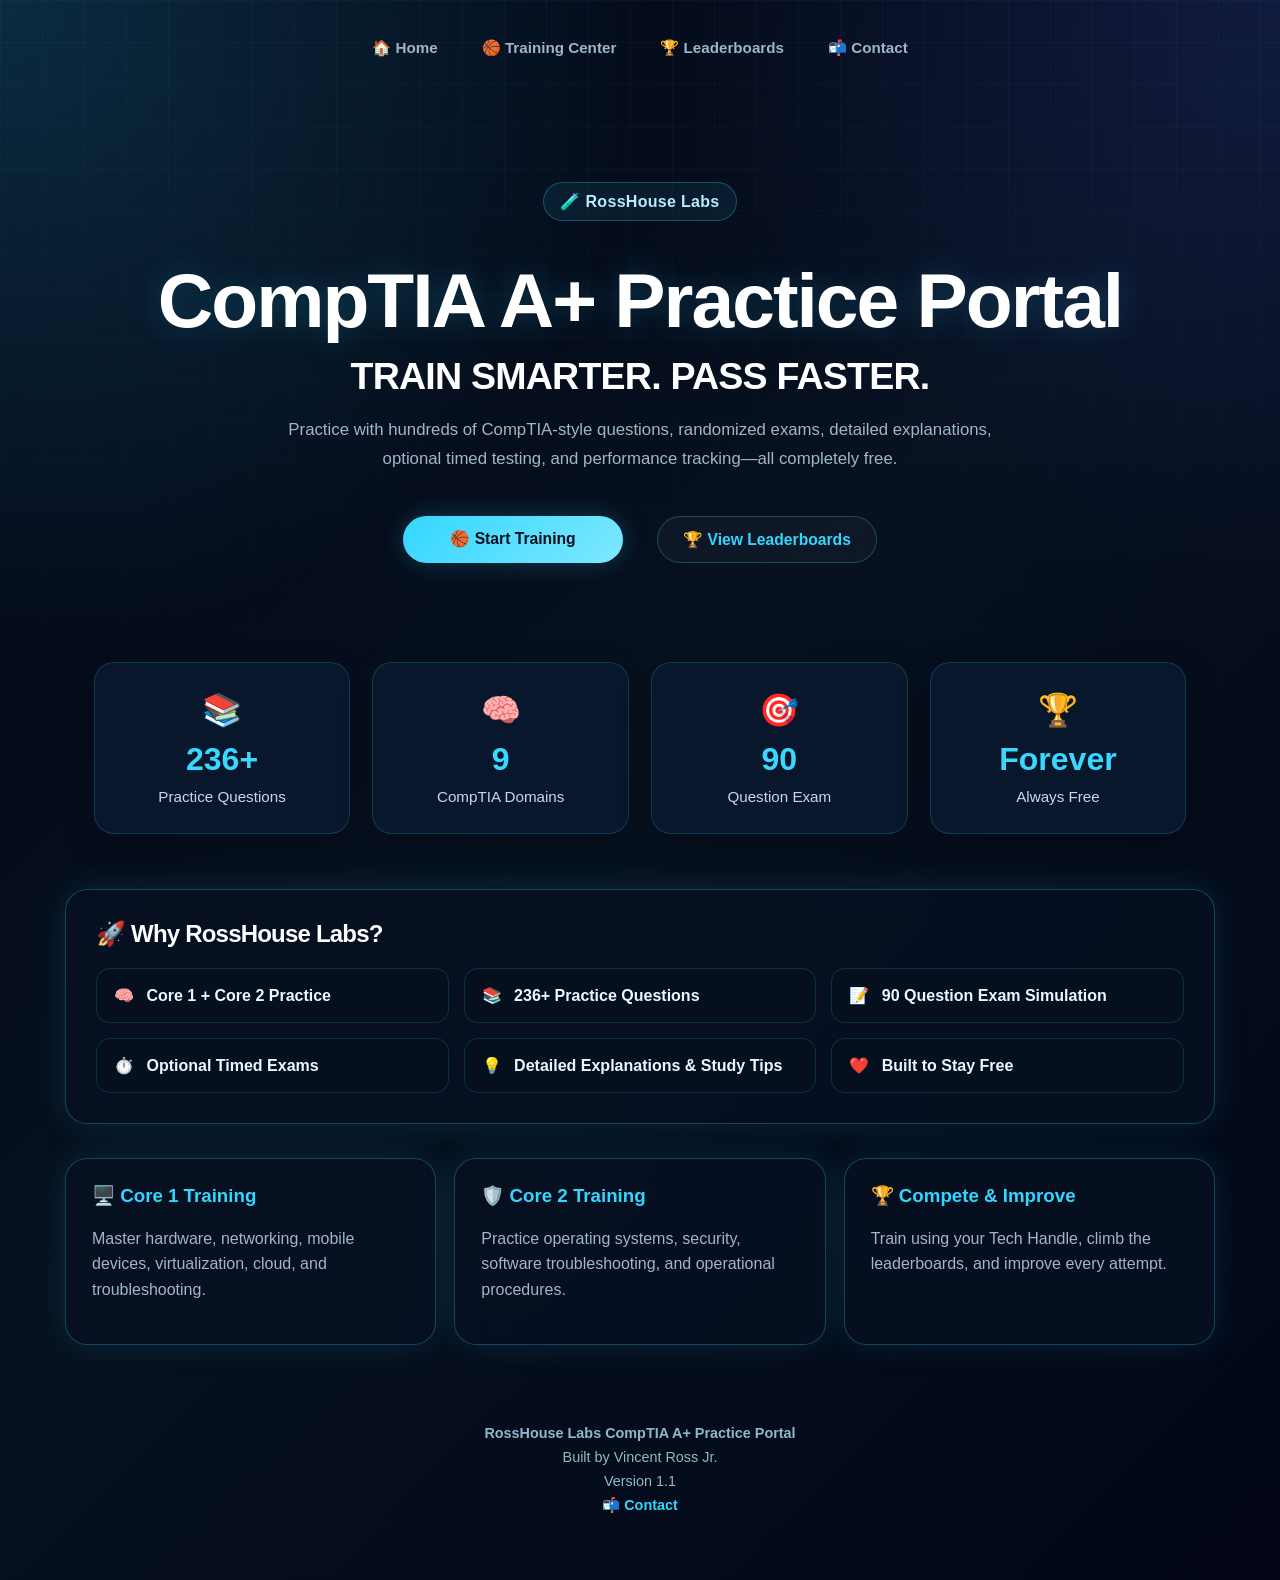
<file: index.html>
<!DOCTYPE html>
<html lang="en">
<head>
  <meta charset="UTF-8" />
  <meta name="viewport" content="width=device-width, initial-scale=1.0" />

  <title>RossHouse Labs | CompTIA A+ Practice Portal</title>

  <link rel="stylesheet" href="css/style.css" />
</head>

<body>

<div class="app-container">

    <nav class="top-nav">
        <a href="index.html">🏠 Home</a>
        <a href="quiz.html">🏀 Training Center</a>
        <a href="leaderboard.html">🏆 Leaderboards</a>
        <a href="contact.html">📬 Contact</a>
    </nav>

    <header class="hero">

        <div class="center-brand">
            <div class="brand-pill">
                🧪 RossHouse Labs
            </div>
        </div>

        <h1>CompTIA A+ Practice Portal</h1>

        <p class="tagline">

            Train Smarter. Pass Faster.

        </p>

        <p class="description">

            Practice with hundreds of CompTIA-style questions,
            randomized exams, detailed explanations, optional timed
            testing, and performance tracking—all completely free.

        </p>

        <div class="button-group center-buttons">

            <a href="quiz.html" class="btn primary">
                🏀 Start Training
            </a>

            <a href="leaderboard.html" class="btn secondary">
                🏆 View Leaderboards
            </a>

        </div>

    </header>





    <!-- ===============================
            PORTAL STATS
    ================================ -->

    <section class="portal-stats">

        <div class="stat-card">

            <div class="stat-icon">📚</div>

            <div class="stat-number">236+</div>

            <div class="stat-label">
                Practice Questions
            </div>

        </div>

        <div class="stat-card">

            <div class="stat-icon">🧠</div>

            <div class="stat-number">9</div>

            <div class="stat-label">
                CompTIA Domains
            </div>

        </div>

        <div class="stat-card">

            <div class="stat-icon">🎯</div>

            <div class="stat-number">90</div>

            <div class="stat-label">
                Question Exam
            </div>

        </div>

        <div class="stat-card">

            <div class="stat-icon">🏆</div>

            <div class="stat-number">Forever</div>

            <div class="stat-label">
                Always Free
            </div>

        </div>

    </section>





    <section class="mission-control">

        <h2>🚀 Why RossHouse Labs?</h2>

        <div class="mission-grid">

            <div class="mission-item">
                🧠
                <span>Core 1 + Core 2 Practice</span>
            </div>

            <div class="mission-item">
                📚
                <span>236+ Practice Questions</span>
            </div>

            <div class="mission-item">
                📝
                <span>90 Question Exam Simulation</span>
            </div>

            <div class="mission-item">
                ⏱️
                <span>Optional Timed Exams</span>
            </div>

            <div class="mission-item">
                💡
                <span>Detailed Explanations & Study Tips</span>
            </div>

            <div class="mission-item">
                ❤️
                <span>Built to Stay Free</span>
            </div>

        </div>

    </section>





    <section class="cards">

        <div class="card">

            <h3>🖥️ Core 1 Training</h3>

            <p>

                Master hardware, networking,
                mobile devices,
                virtualization,
                cloud,
                and troubleshooting.

            </p>

        </div>

        <div class="card">

            <h3>🛡️ Core 2 Training</h3>

            <p>

                Practice operating systems,
                security,
                software troubleshooting,
                and operational procedures.

            </p>

        </div>

        <div class="card">

            <h3>🏆 Compete & Improve</h3>

            <p>

                Train using your Tech Handle,
                climb the leaderboards,
                and improve every attempt.

            </p>

        </div>

    </section>





    <footer class="footer">

        <p>

            <strong>
                RossHouse Labs CompTIA A+ Practice Portal
            </strong>

        </p>

        <p>

            Built by Vincent Ross Jr.

        </p>

        <p>

            Version 1.1

        </p>

        <p>

            <a href="contact.html">
                📬 Contact
            </a>

        </p>

    </footer>

</div>

</body>
</html>
</file>
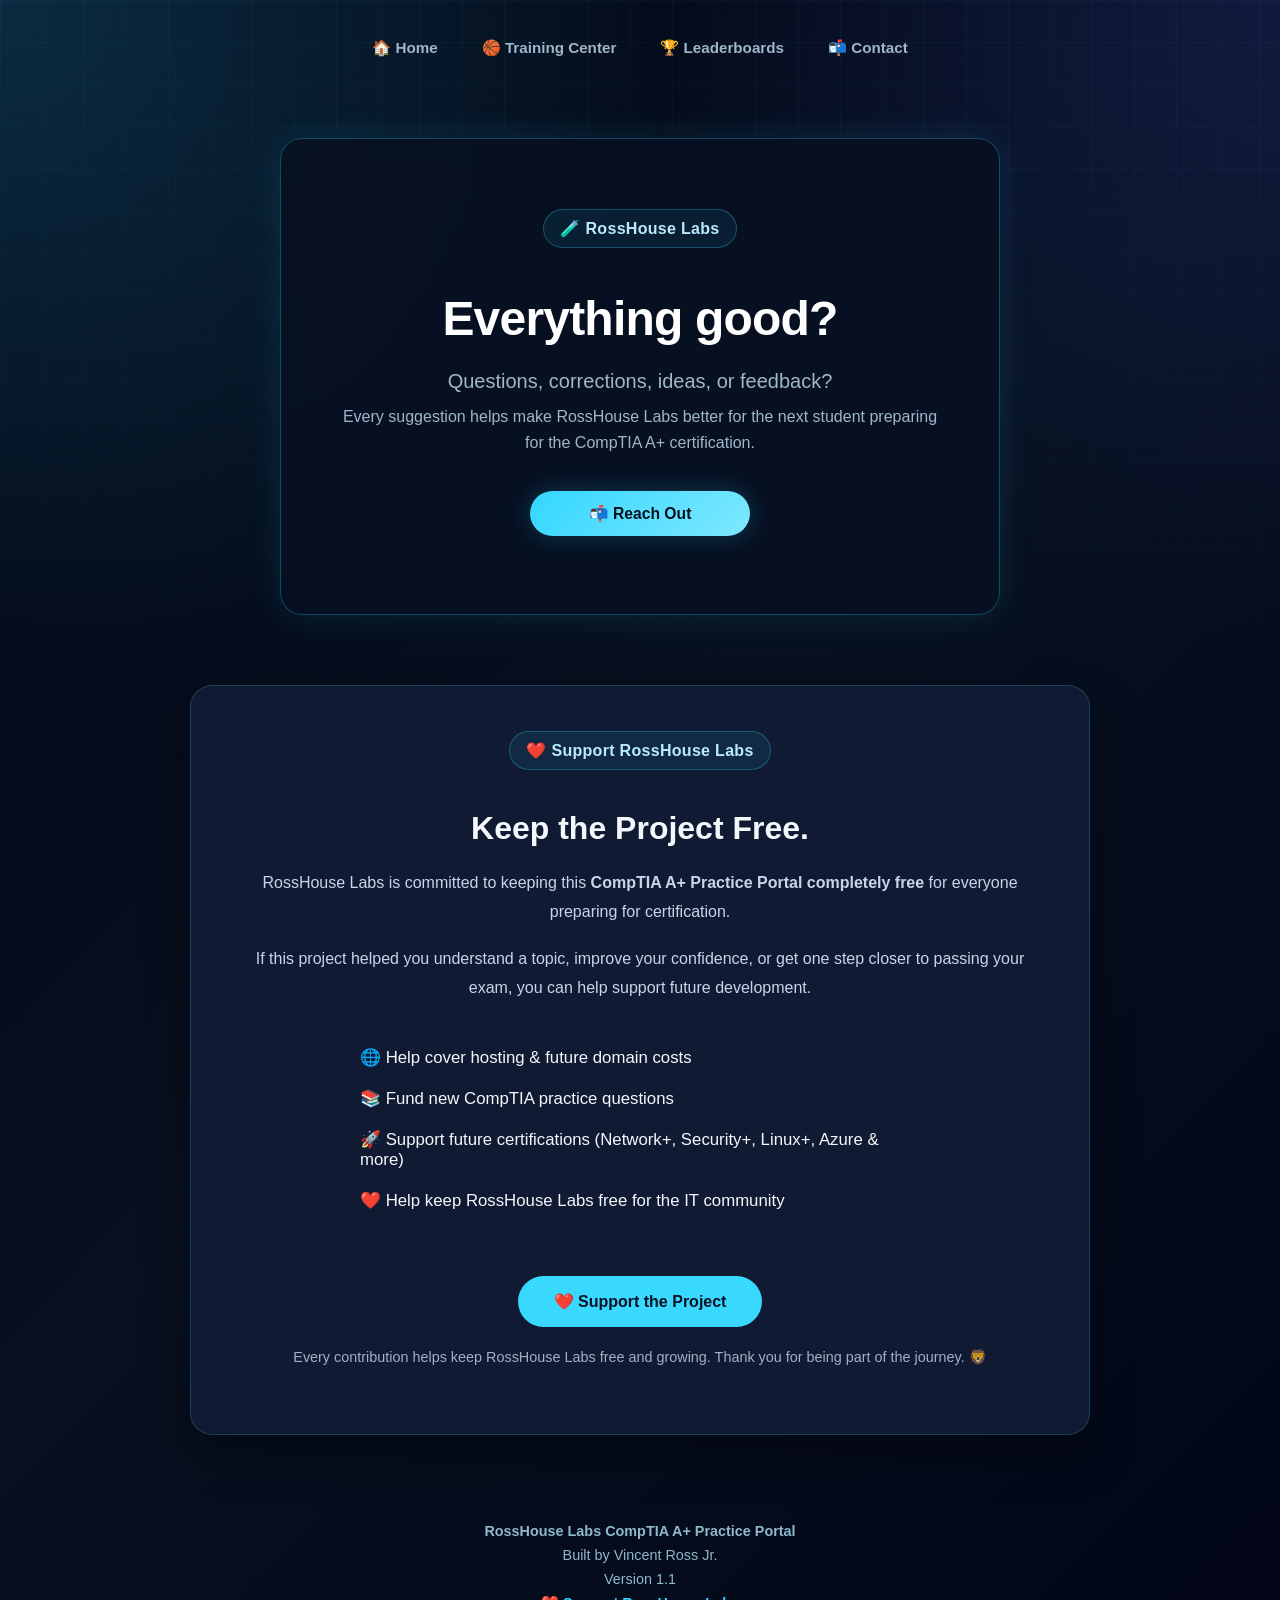
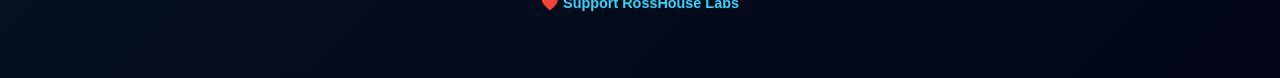
<file: contact.html>
<!DOCTYPE html>
<html lang="en">
<head>
    <meta charset="UTF-8">
    <meta name="viewport" content="width=device-width, initial-scale=1.0">

    <title>Contact | RossHouse Labs CompTIA A+ Practice Portal</title>

    <link rel="stylesheet" href="css/style.css">
</head>

<body>

<div class="app-container">

    <nav class="top-nav">
        <a href="index.html">🏠 Home</a>
        <a href="quiz.html">🏀 Training Center</a>
        <a href="leaderboard.html">🏆 Leaderboards</a>
        <a href="contact.html">📬 Contact</a>
    </nav>

    <section class="quiz-card contact-card clean-contact">

        <div class="center-brand">
            <div class="brand-pill">
                🧪 RossHouse Labs
            </div>
        </div>

        <h1>Everything good?</h1>

        <p class="description">
            Questions, corrections, ideas, or feedback?
        </p>

        <p class="contact-subtext">
            Every suggestion helps make RossHouse Labs better for the next
            student preparing for the CompTIA A+ certification.
        </p>

        <div class="button-group center-buttons">

            <a
                class="btn primary"
                href="mailto:VrJr.tech@outlook.com?subject=RossHouse%20Labs%20Feedback"
            >
                📬 Reach Out
            </a>

        </div>

    </section>

    <!-- ===================================== -->
    <!-- Support RossHouse Labs -->
    <!-- ===================================== -->

    <section class="support-section">

        <div class="support-card">

            <div class="brand-pill">
                ❤️ Support RossHouse Labs
            </div>

            <h2>Keep the Project Free.</h2>

            <p>

                RossHouse Labs is committed to keeping this
                <strong>CompTIA A+ Practice Portal completely free</strong>
                for everyone preparing for certification.

            </p>

            <p>

                If this project helped you understand a topic,
                improve your confidence,
                or get one step closer to passing your exam,
                you can help support future development.

            </p>

            <div class="support-list">

                <div>🌐 Help cover hosting & future domain costs</div>

                <div>📚 Fund new CompTIA practice questions</div>

                <div>🚀 Support future certifications (Network+, Security+, Linux+, Azure & more)</div>

                <div>❤️ Help keep RossHouse Labs free for the IT community</div>

            </div>

            <a
                href="https://ko-fi.com/rosshouselabs"
                target="_blank"
                rel="noopener noreferrer"
                class="support-btn"
            >
                ❤️ Support the Project
            </a>

            <p class="support-note">

                Every contribution helps keep RossHouse Labs free and growing.
                Thank you for being part of the journey. 🦁

            </p>

        </div>

    </section>

    <footer class="footer">

        <p>
            <strong>RossHouse Labs CompTIA A+ Practice Portal</strong>
        </p>

        <p>
            Built by Vincent Ross Jr.
        </p>

        <p>
            Version 1.1
        </p>

        <p>
            <a href="https://ko-fi.com/rosshouselabs"
               target="_blank"
               rel="noopener noreferrer">
                ❤️ Support RossHouse Labs
            </a>
        </p>

    </footer>

</div>

</body>
</html>
</file>
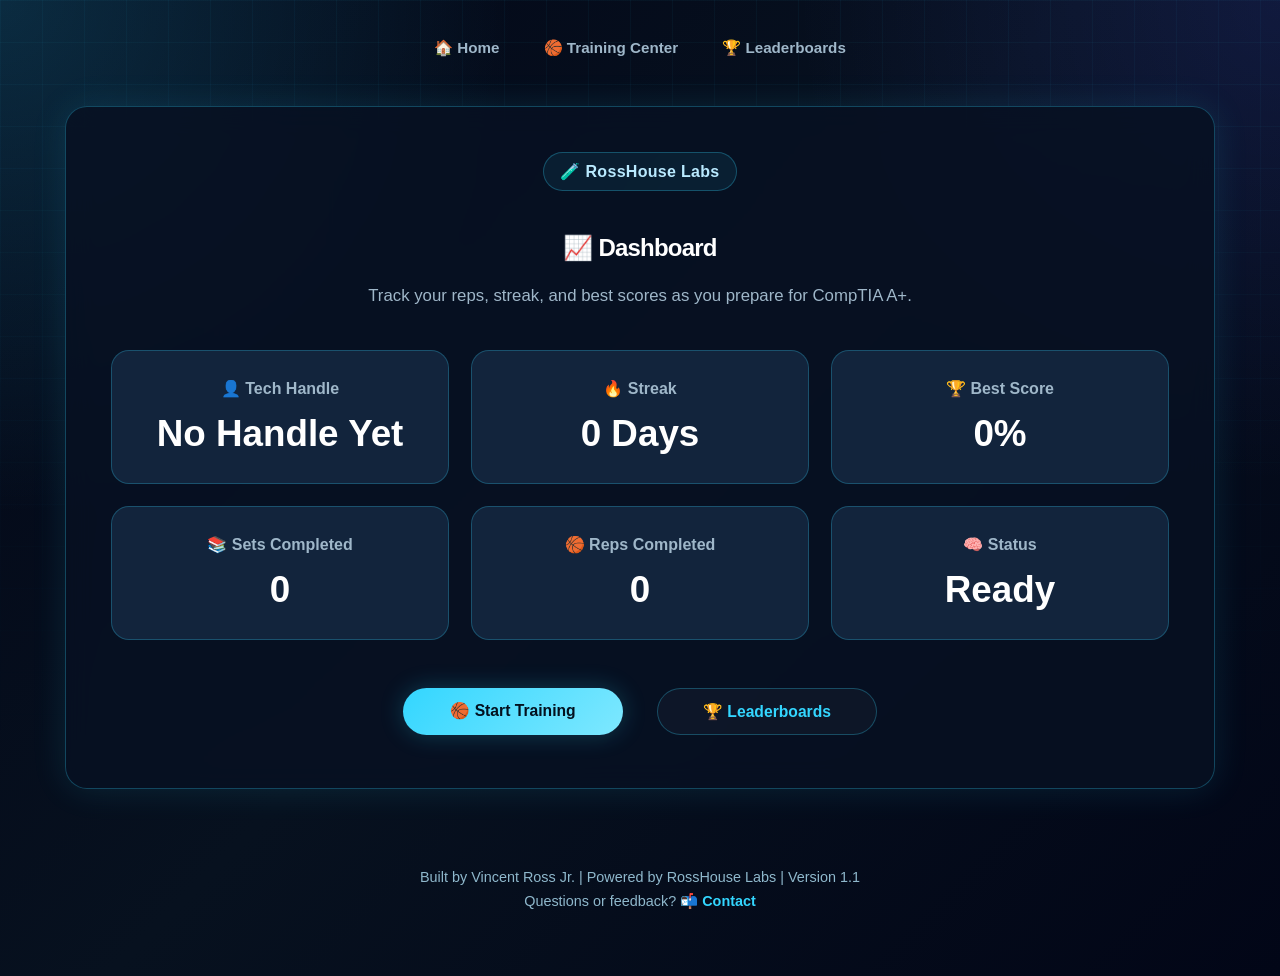
<file: dashboard.html>
<!DOCTYPE html>
<html lang="en">
<head>
  <meta charset="UTF-8" />
  <meta name="viewport" content="width=device-width, initial-scale=1.0" />

  <title>Dashboard | A+ Practice Portal</title>

  <link rel="stylesheet" href="css/style.css" />
</head>
<body>
  <div class="app-container">
    <nav class="top-nav">
      <a href="index.html">🏠 Home</a>
      <a href="quiz.html">🏀 Training Center</a>
      <a href="leaderboard.html">🏆 Leaderboards</a>
    </nav>

    <section class="quiz-card center-page">
      <div class="center-brand">
        <div class="brand-pill">🧪 RossHouse Labs</div>
      </div>

      <h1>📈 Dashboard</h1>

      <p class="description">
        Track your reps, streak, and best scores as you prepare for CompTIA A+.
      </p>

      <div id="dashboard-stats" class="results-stats"></div>

      <div class="button-group center-buttons">
        <a href="quiz.html" class="btn primary">🏀 Start Training</a>
        <a href="leaderboard.html" class="btn secondary">🏆 Leaderboards</a>
      </div>
    </section>

    <footer class="footer">
      <p>Built by Vincent Ross Jr. | Powered by RossHouse Labs | Version 1.1</p>
      <p>Questions or feedback? <a href="contact.html">📬 Contact</a></p>
    </footer>
  </div>

  <script src="js/dashboard.js"></script>
</body>
</html>
</file>
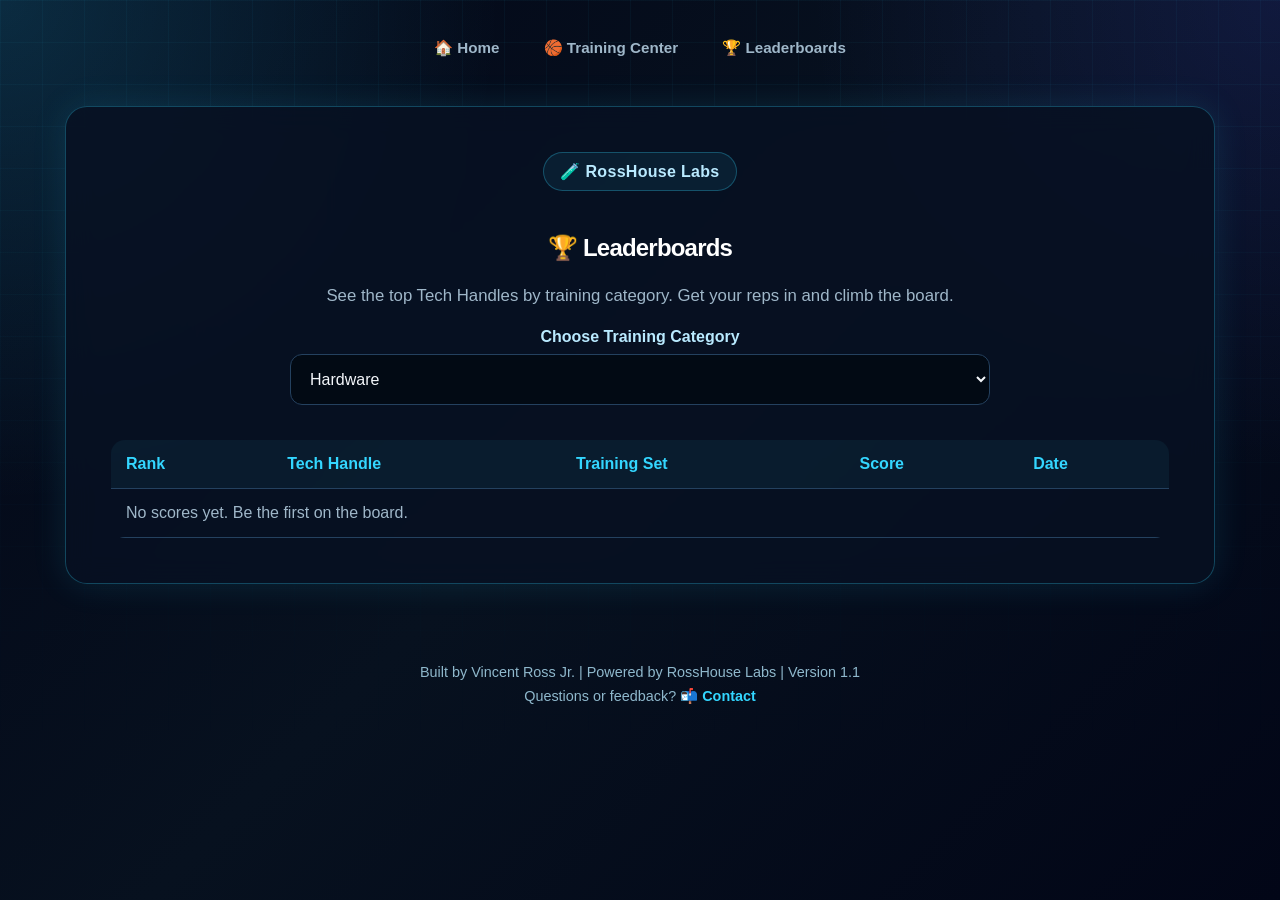
<file: leaderboard.html>
<!DOCTYPE html>
<html lang="en">
<head>
  <meta charset="UTF-8" />
  <meta name="viewport" content="width=device-width, initial-scale=1.0" />

  <title>Leaderboards | A+ Practice Portal</title>

  <link rel="stylesheet" href="css/style.css" />
</head>
<body>
  <div class="app-container">
    <nav class="top-nav">
      <a href="index.html">🏠 Home</a>
      <a href="quiz.html">🏀 Training Center</a>
      <a href="leaderboard.html">🏆 Leaderboards</a>
    </nav>

    <section class="quiz-card center-page">
      <div class="center-brand">
        <div class="brand-pill">🧪 RossHouse Labs</div>
      </div>

      <h1>🏆 Leaderboards</h1>

      <p class="description">
        See the top Tech Handles by training category.
        Get your reps in and climb the board.
      </p>

      <div style="max-width: 700px; margin: 0 auto 35px;">
        <label for="leaderboard-filter">
          Choose Training Category
        </label>

        <select id="leaderboard-filter">
          <optgroup label="🖥️ CompTIA A+ Core 1">
            <option value="Hardware">Hardware</option>
            <option value="Networking">Networking</option>
            <option value="Mobile Devices">Mobile Devices</option>
            <option value="Virtualization & Cloud">
              Virtualization & Cloud
            </option>
            <option value="Hardware & Network Troubleshooting">
              Hardware & Network Troubleshooting
            </option>
          </optgroup>

          <optgroup label="🛡️ CompTIA A+ Core 2">
            <option value="Operating Systems">
              Operating Systems
            </option>
            <option value="Security">Security</option>
            <option value="Software Troubleshooting">
              Software Troubleshooting
            </option>
            <option value="Operational Procedures">
              Operational Procedures
            </option>
          </optgroup>

          <optgroup label="📝 Exam Mode">
            <option value="Full A+ Exam">
              Full A+ Practice Exam
            </option>
          </optgroup>
        </select>
      </div>

      <table>
        <thead>
          <tr>
            <th>Rank</th>
            <th>Tech Handle</th>
            <th>Training Set</th>
            <th>Score</th>
            <th>Date</th>
          </tr>
        </thead>

        <tbody id="leaderboard-body"></tbody>
      </table>
    </section>

    <footer class="footer">
      <p>
        Built by Vincent Ross Jr. |
        Powered by RossHouse Labs |
        Version 1.1
      </p>

      <p>
        Questions or feedback?
        <a href="contact.html">📬 Contact</a>
      </p>
    </footer>
  </div>

  <script src="js/leaderboard.js"></script>
</body>
</html>
</file>
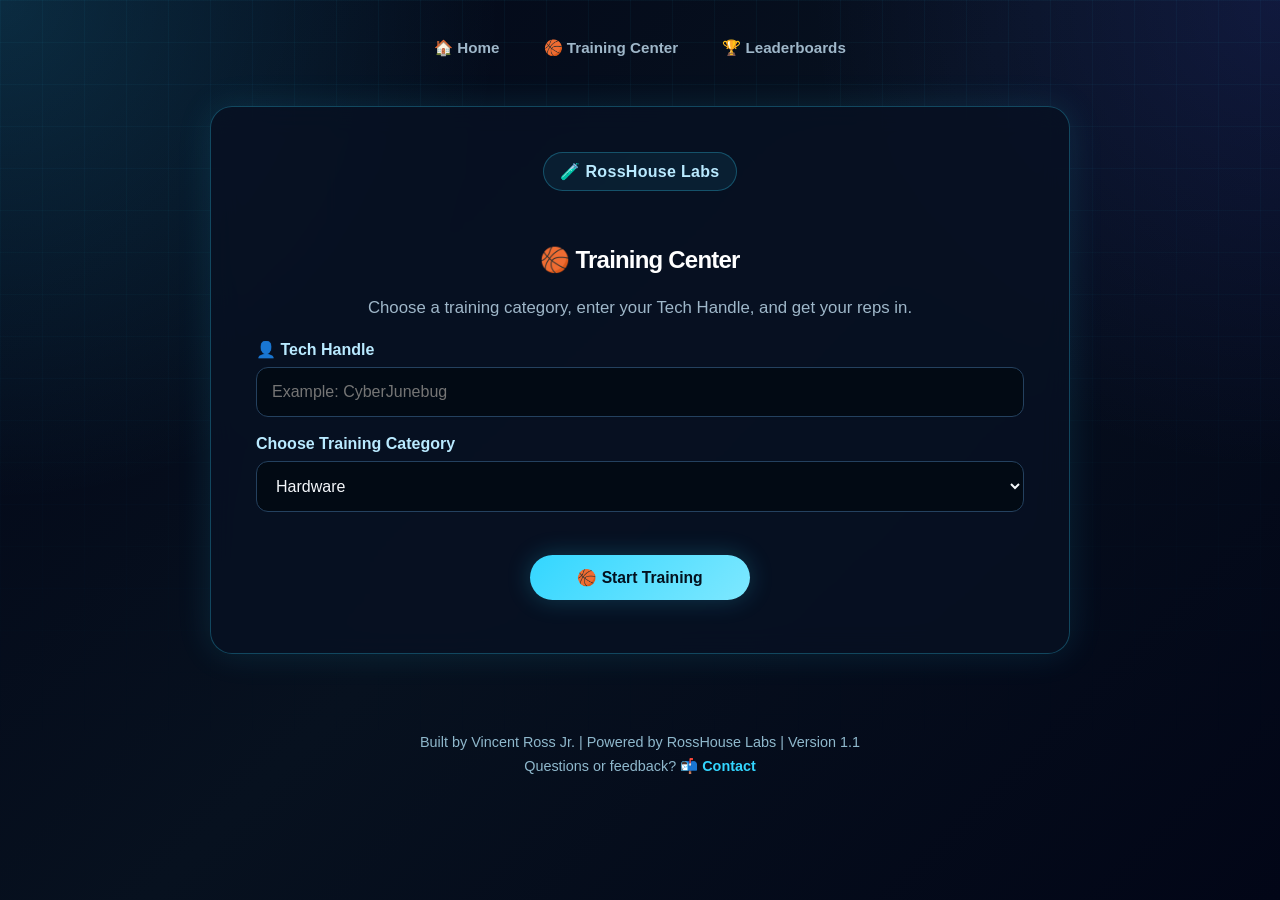
<file: quiz.html>
<!DOCTYPE html>
<html lang="en">
<head>
  <meta charset="UTF-8" />
  <meta name="viewport" content="width=device-width, initial-scale=1.0" />

  <title>Training Center | A+ Practice Portal</title>

  <link rel="stylesheet" href="css/style.css" />
</head>
<body>
  <div class="app-container">
    <nav class="top-nav">
      <a href="index.html">🏠 Home</a>
      <a href="quiz.html">🏀 Training Center</a>
      <a href="leaderboard.html">🏆 Leaderboards</a>
    </nav>

    <section id="setup-screen" class="quiz-card center-page">
      <div class="training-content center-page">
        <div class="center-brand">
          <div class="brand-pill">🧪 RossHouse Labs</div>
        </div>

        <h1>🏀 Training Center</h1>

        <p class="description">
          Choose a training category, enter your Tech Handle, and get your reps in.
        </p>

        <label for="student-name">👤 Tech Handle</label>

        <input
          type="text"
          id="student-name"
          placeholder="Example: CyberJunebug"
        />

        <label for="quiz-select">
          Choose Training Category
        </label>

        <select id="quiz-select">
          <optgroup label="🖥️ CompTIA A+ Core 1">
            <option value="Hardware">Hardware</option>
            <option value="Networking">Networking</option>
            <option value="Mobile Devices">Mobile Devices</option>
            <option value="Virtualization & Cloud">
              Virtualization & Cloud
            </option>
            <option value="Hardware & Network Troubleshooting">
              Hardware & Network Troubleshooting
            </option>
          </optgroup>

          <optgroup label="🛡️ CompTIA A+ Core 2">
            <option value="Operating Systems">
              Operating Systems
            </option>
            <option value="Security">Security</option>
            <option value="Software Troubleshooting">
              Software Troubleshooting
            </option>
            <option value="Operational Procedures">
              Operational Procedures
            </option>
          </optgroup>

          <optgroup label="📝 Exam Mode">
            <option value="Full A+ Exam">
              Full A+ Practice Exam
            </option>
          </optgroup>
        </select>

        <div id="exam-options" class="exam-options hidden">
          <div class="exam-option-text">
            <strong>⏱️ Timed Exam</strong>
            <span>90 questions in 90 minutes</span>
          </div>

          <label class="timer-toggle" for="timed-exam-toggle">
            <input
              type="checkbox"
              id="timed-exam-toggle"
            />
            <span class="toggle-slider"></span>
          </label>
        </div>

        <div class="button-group center-buttons">
          <button id="start-quiz" class="btn primary">
            🏀 Start Training
          </button>
        </div>
      </div>
    </section>

    <section id="quiz-screen" class="quiz-card hidden">
      <div id="exam-timer" class="exam-timer hidden">
        <span>⏱️ Time Remaining</span>
        <strong id="timer-display">90:00</strong>
      </div>

      <div class="progress-wrapper">
        <div id="progress-bar"></div>
      </div>

      <p id="question-count"></p>

      <h2 id="question-text"></h2>

      <div id="choices-container"></div>

      <div class="quiz-buttons">
        <button id="prev-btn" class="btn secondary">
          ⬅ Previous
        </button>

        <button id="next-btn" class="btn primary">
          Next Rep ➜
        </button>
      </div>
    </section>

    <footer class="footer">
      <p>
        Built by Vincent Ross Jr. |
        Powered by RossHouse Labs |
        Version 1.1
      </p>

      <p>
        Questions or feedback?
        <a href="contact.html">📬 Contact</a>
      </p>
    </footer>
  </div>

  <script src="js/questions/core1/hardware.js"></script>
  <script src="js/questions/core1/mobile-devices.js"></script>
  <script src="js/questions/core1/networking.js"></script>
  <script src="js/questions/core1/virtualization-cloud.js"></script>
  <script src="js/questions/core1/hardware-network-troubleshooting.js"></script>

  <script src="js/questions/core2/operating-systems.js"></script>
  <script src="js/questions/core2/security.js"></script>
  <script src="js/questions/core2/software-troubleshooting.js"></script>
  <script src="js/questions/core2/operational-procedures.js"></script>

  <script src="js/questions/questionBank.js"></script>
  <script src="js/quiz.js"></script>
</body>
</html>
</file>
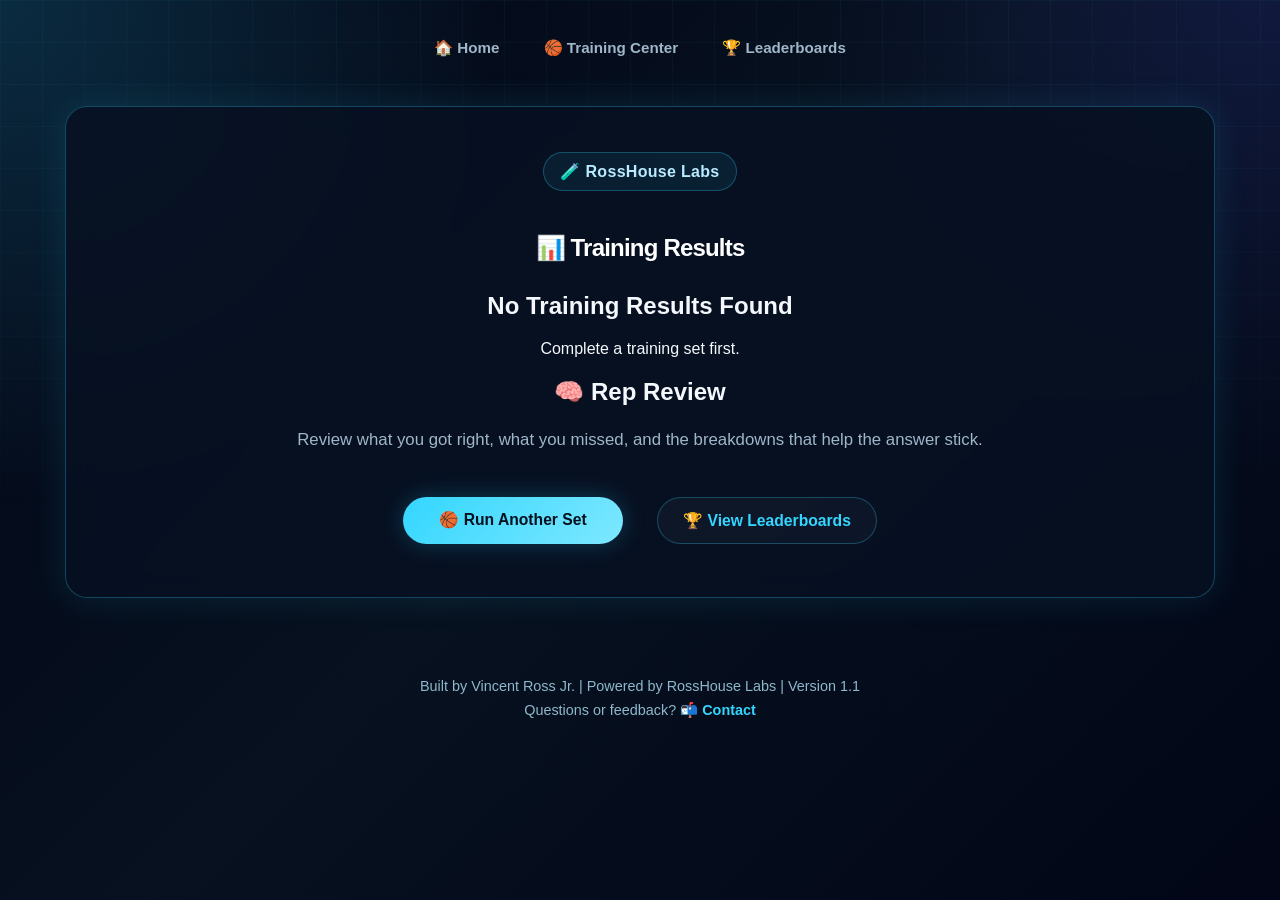
<file: results.html>
<!DOCTYPE html>
<html lang="en">
<head>
  <meta charset="UTF-8" />
  <meta name="viewport" content="width=device-width, initial-scale=1.0" />

  <title>Training Results | A+ Practice Portal</title>

  <link rel="stylesheet" href="css/style.css" />
</head>
<body>
  <div class="app-container">
    <nav class="top-nav">
      <a href="index.html">🏠 Home</a>
      <a href="quiz.html">🏀 Training Center</a>
      <a href="leaderboard.html">🏆 Leaderboards</a>
    </nav>

    <section class="quiz-card center-page">
      <div class="center-brand">
        <div class="brand-pill">🧪 RossHouse Labs</div>
      </div>

      <h1>📊 Training Results</h1>

      <div id="score-summary"></div>

      <h2>🧠 Rep Review</h2>

      <p class="description">
        Review what you got right, what you missed, and the breakdowns that help the answer stick.
      </p>

      <div id="review-container"></div>

      <div class="button-group center-buttons">
        <a href="quiz.html" class="btn primary">🏀 Run Another Set</a>
        <a href="leaderboard.html" class="btn secondary">🏆 View Leaderboards</a>
      </div>
    </section>

    <footer class="footer">
      <p>Built by Vincent Ross Jr. | Powered by RossHouse Labs | Version 1.1</p>
      <p>Questions or feedback? <a href="contact.html">📬 Contact</a></p>
    </footer>
  </div>

  <script src="js/results.js"></script>
</body>
</html>
</file>
<file: css/style.css>
:root {
  --bg-main: #030712;
  --bg-card: rgba(8, 17, 34, 0.86);
  --bg-card-strong: rgba(10, 24, 47, 0.96);
  --accent: #33d6ff;
  --accent-soft: rgba(51, 214, 255, 0.14);
  --accent-border: rgba(51, 214, 255, 0.28);
  --text-main: #f4f7fb;
  --text-muted: #9fb7c9;
  --success: #24d17e;
  --danger: #ff4d6d;
  --warning: #ffd166;
  --radius-lg: 22px;
  --radius-md: 14px;
  --shadow-glow: 0 0 35px rgba(51, 214, 255, 0.12);
}

* {
  box-sizing: border-box;
}

body {
  margin: 0;
  min-height: 100vh;
  font-family: Arial, Helvetica, sans-serif;
  color: var(--text-main);
  background:
    radial-gradient(circle at top left, rgba(51, 214, 255, 0.18), transparent 32%),
    radial-gradient(circle at top right, rgba(80, 90, 255, 0.14), transparent 30%),
    linear-gradient(135deg, #020617, #07111f 48%, #020617);
}

body::before {
  content: "";
  position: fixed;
  inset: 0;
  pointer-events: none;
  background-image:
    linear-gradient(rgba(51, 214, 255, 0.045) 1px, transparent 1px),
    linear-gradient(90deg, rgba(51, 214, 255, 0.045) 1px, transparent 1px);
  background-size: 42px 42px;
  mask-image: linear-gradient(to bottom, black, transparent 85%);
}

.app-container {
  width: 92%;
  max-width: 1150px;
  margin: 0 auto;
  padding: 28px 0;
  position: relative;
  z-index: 1;
}

.top-nav {
  display: flex;
  justify-content: center;
  align-items: center;
  gap: 14px;
  margin-bottom: 38px;
  flex-wrap: wrap;
}

.top-nav a {
  color: var(--text-muted);
  text-decoration: none;
  font-weight: 800;
  font-size: 0.95rem;
  padding: 10px 14px;
  border: 1px solid transparent;
  border-radius: 999px;
  transition: 0.2s ease;
}

.top-nav a:hover {
  color: var(--accent);
  background: var(--accent-soft);
  border-color: var(--accent-border);
}

.hero {
  text-align: center;
  padding: 76px 20px 46px;
}

.brand-pill {
  display: inline-block;
  padding: 9px 16px;
  margin-bottom: 18px;
  border: 1px solid var(--accent-border);
  border-radius: 999px;
  color: #b9eaff;
  background: rgba(51, 214, 255, 0.08);
  font-weight: 900;
  letter-spacing: 0.3px;
}

.hero h1 {
  font-size: clamp(2.5rem, 6vw, 5rem);
  margin: 8px 0;
  color: #ffffff;
  line-height: 0.95;
  letter-spacing: -2px;
  text-shadow: 0 0 30px rgba(51, 214, 255, 0.22);
}

.tagline {
  font-size: clamp(1.3rem, 3vw, 2.35rem);
  margin: 18px auto 10px;
  color: #ffffff;
  font-weight: 900;
  text-transform: uppercase;
  letter-spacing: -0.8px;
}

.description {
  max-width: 760px;
  margin: 18px auto;
  line-height: 1.7;
  color: var(--text-muted);
  font-size: 1.05rem;
}

.button-group {
  margin-top: 30px;
}

.btn {
  display: inline-block;
  border: none;
  padding: 13px 22px;
  margin: 8px;
  border-radius: 999px;
  text-decoration: none;
  font-weight: 900;
  cursor: pointer;
  transition: 0.2s ease;
  font-size: 0.98rem;
}

.primary {
  background: linear-gradient(135deg, var(--accent), #7ee8ff);
  color: #03111f;
  box-shadow: 0 0 25px rgba(51, 214, 255, 0.22);
}

.secondary {
  background: rgba(255, 255, 255, 0.03);
  color: var(--accent);
  border: 1px solid var(--accent-border);
}

.btn:hover {
  transform: translateY(-3px);
  box-shadow: 0 0 25px rgba(51, 214, 255, 0.35);
}

/* Cards / Panels */

.mission-control,
.quiz-card,
.card {
  background: var(--bg-card);
  border: 1px solid var(--accent-border);
  border-radius: var(--radius-lg);
  box-shadow: var(--shadow-glow);
  backdrop-filter: blur(14px);
}

.mission-control {
  margin: 18px 0 34px;
  padding: 30px;
}

.mission-control h2,
.quiz-card h1 {
  margin-top: 0;
  color: #ffffff;
  letter-spacing: -0.8px;
}

.mission-grid {
  display: grid;
  grid-template-columns: repeat(3, 1fr);
  gap: 15px;
}

.mission-item {
  background: rgba(6, 17, 31, 0.82);
  border: 1px solid rgba(51, 214, 255, 0.16);
  border-radius: var(--radius-md);
  padding: 17px;
  font-weight: 900;
  color: #eaf8ff;
}

.mission-item span {
  margin-left: 8px;
}

.cards {
  display: grid;
  grid-template-columns: repeat(3, 1fr);
  gap: 18px;
}

.card {
  padding: 26px;
  transition: 0.2s ease;
}

.card:hover {
  transform: translateY(-4px);
  border-color: rgba(51, 214, 255, 0.55);
}

.card h3 {
  margin-top: 0;
  color: var(--accent);
}

.card p {
  color: var(--text-muted);
  line-height: 1.6;
}

/* Training / Quiz */

.quiz-card {
  padding: 38px;
}

#setup-screen {
  max-width: 860px;
  margin: 0 auto;
}

#quiz-screen {
  max-width: 980px;
  margin: 0 auto;
  padding: 42px;
}

label {
  display: block;
  margin-top: 18px;
  margin-bottom: 8px;
  color: #b9eaff;
  font-weight: 900;
}

input,
select {
  width: 100%;
  padding: 15px;
  border-radius: 12px;
  border: 1px solid #24415f;
  background: rgba(3, 10, 20, 0.92);
  color: var(--text-main);
  outline: none;
  font-size: 1rem;
}

input:focus,
select:focus {
  border-color: var(--accent);
  box-shadow: 0 0 0 3px rgba(51, 214, 255, 0.12);
}

.hidden {
  display: none;
}

.progress-wrapper {
  width: 100%;
  height: 13px;
  background: rgba(16, 37, 66, 0.9);
  border-radius: 999px;
  overflow: hidden;
  margin-bottom: 28px;
}

#progress-bar {
  height: 100%;
  width: 0%;
  background: linear-gradient(90deg, var(--accent), #9ff0ff);
  transition: width 0.3s ease;
}

#question-count {
  color: var(--text-muted);
  font-weight: 900;
  text-align: center;
  margin-bottom: 18px;
}

#question-text {
  line-height: 1.35;
  text-align: center;
  max-width: 760px;
  margin: 0 auto 28px;
  font-size: clamp(1.4rem, 2.5vw, 2rem);
}

#choices-container {
  max-width: 680px;
  margin: 0 auto;
}

.choice {
  display: block;
  width: 100%;
  text-align: left;
  background: rgba(20, 38, 63, 0.95);
  color: #f4f7fb;
  border: 1px solid rgba(51, 214, 255, 0.25);
  padding: 17px 20px;
  margin: 13px 0;
  border-radius: 14px;
  cursor: pointer;
  transition: all 0.2s ease;
  font-size: 1rem;
  font-weight: 800;
}

.choice:hover {
  background: rgba(51, 214, 255, 0.15);
  border-color: var(--accent);
  transform: translateX(4px);
}

.choice.selected {
  background: rgba(51, 214, 255, 0.25);
  border-color: var(--accent);
  color: #ffffff;
  box-shadow: 0 0 15px rgba(51, 214, 255, 0.25);
}

.quiz-buttons {
  display: flex;
  justify-content: center;
  gap: 16px;
  margin-top: 34px;
}

.quiz-buttons .btn {
  min-width: 190px;
}

.correct {
  border-left: 5px solid var(--success);
}

.incorrect {
  border-left: 5px solid var(--danger);
}

.review-item {
  margin-bottom: 20px;
  padding: 18px;
  background: rgba(6, 17, 31, 0.9);
  border-radius: var(--radius-md);
  border: 1px solid rgba(255, 255, 255, 0.07);
}

.review-item p {
  color: var(--text-muted);
  line-height: 1.55;
}

/* Leaderboards */

table {
  width: 100%;
  border-collapse: collapse;
  margin-top: 25px;
  overflow: hidden;
  border-radius: var(--radius-md);
}

th,
td {
  padding: 15px;
  border-bottom: 1px solid #24415f;
  text-align: left;
}

th {
  color: var(--accent);
  background: rgba(51, 214, 255, 0.06);
}

td {
  color: var(--text-muted);
}

/* Contact Page */

.contact-card {
  max-width: 900px;
  margin: 40px auto;
  padding: 80px 50px;
  text-align: center;
}

.contact-card h1 {
  font-size: 3rem;
  margin-bottom: 20px;
}

.contact-card .description {
  max-width: 650px;
  margin: 0 auto 20px;
  font-size: 1.2rem;
}

.contact-subtext {
  max-width: 600px;
  margin: 0 auto 45px;
  color: var(--text-muted);
  line-height: 1.7;
  font-size: 1rem;
}

.contact-buttons {
  display: flex;
  justify-content: center;
  gap: 20px;
  flex-wrap: wrap;
}

.contact-buttons .btn {
  min-width: 230px;
}

/* Forms */

textarea {
  width: 100%;
  padding: 14px;
  border-radius: 12px;
  border: 1px solid #24415f;
  background: rgba(3, 10, 20, 0.9);
  color: #f4f7fb;
  font-family: inherit;
  font-size: 1rem;
  resize: vertical;
  min-height: 180px;
}

textarea:focus {
  outline: none;
  border-color: var(--accent);
  box-shadow: 0 0 0 3px rgba(51, 214, 255, 0.12);
}

.footer {
  margin-top: 42px;
  padding: 22px;
  text-align: center;
  color: #8fb8cc;
  font-size: 0.9rem;
}

/* Responsive */

@media (max-width: 850px) {
  .mission-grid,
  .cards {
    grid-template-columns: 1fr;
  }

  .hero {
    padding: 50px 10px 30px;
  }

  .quiz-card,
  #quiz-screen {
    padding: 28px 20px;
  }

  .quiz-buttons {
    flex-direction: column;
  }

  .btn,
  .quiz-buttons .btn {
    width: 100%;
    text-align: center;
    min-width: 0;
  }

  .contact-card {
    padding: 60px 25px;
  }

  .contact-card h1 {
    font-size: 2.3rem;
  }

  .contact-buttons {
    flex-direction: column;
    align-items: center;
  }

  .contact-buttons .btn {
    width: 100%;
    max-width: 320px;
  }

  table {
    font-size: 0.85rem;
  }

  th,
  td {
    padding: 10px;
  }
}
.results-stats {
  display: grid;
  grid-template-columns: repeat(3, 1fr);
  gap: 20px;
  margin: 35px 0;
}

.stat-card {
  background: rgba(20, 38, 63, 0.95);
  border: 1px solid rgba(51, 214, 255, 0.25);
  border-radius: 16px;
  padding: 24px;
  text-align: center;
}

.stat-card h3 {
  margin-top: 0;
  color: #9fb7c9;
  font-size: 1rem;
}

.stat-card p {
  margin-bottom: 0;
  font-size: 2rem;
  font-weight: 900;
  color: #ffffff;
}

@media (max-width: 768px) {
  .results-stats {
    grid-template-columns: 1fr;
  }
}
.brand-pill {
  display: inline-block;
}

.center-brand {
  text-align: center;
  margin-bottom: 25px;
}

.center-buttons {
  display: flex;
  justify-content: center;
  gap: 18px;
  flex-wrap: wrap;
}
/* ---------- Universal Centering Helpers ---------- */

.center-page {
  text-align: center;
}

.center-brand {
  display: flex;
  justify-content: center;
  margin-bottom: 25px;
}

.center-buttons {
  display: flex;
  justify-content: center;
  gap: 18px;
  flex-wrap: wrap;
  margin-top: 35px;
}

.center-buttons .btn {
  min-width: 220px;
}

/* ---------- Results Page ---------- */

#score-summary {
  margin-top: 30px;
}

.results-stats {
  display: grid;
  grid-template-columns: repeat(3, 1fr);
  gap: 22px;
  margin: 40px 0;
}

.stat-card {
  background: rgba(20, 38, 63, 0.95);
  border: 1px solid rgba(51, 214, 255, 0.25);
  border-radius: 18px;
  padding: 28px;
  text-align: center;
}

.stat-card h3 {
  margin: 0 0 15px;
  color: #9fb7c9;
  font-size: 1rem;
}

.stat-card p {
  margin: 0;
  font-size: 2.3rem;
  font-weight: 900;
  color: #ffffff;
}

/* ---------- Footer ---------- */

.footer {
  margin-top: 42px;
  padding: 30px 20px;
  text-align: center;
  color: #8fb8cc;
  font-size: 0.9rem;
}

.footer p {
  margin: 8px 0;
}

.footer a {
  color: #33d6ff;
  text-decoration: none;
  font-weight: 700;
}

.footer a:hover {
  text-decoration: underline;
}

/* ---------- Mobile ---------- */

@media (max-width: 850px) {
  .results-stats {
    grid-template-columns: 1fr;
  }

  .center-buttons {
    flex-direction: column;
    align-items: center;
  }

  .center-buttons .btn {
    width: 100%;
    max-width: 320px;
  }
}
.center-page {
  max-width: 1150px;
  margin: 0 auto;
}

.quiz-card.center-page {
  padding: 45px;
}
.training-content {
  max-width: 850px;
  margin: 0 auto;
  text-align: left;
}

.training-content .brand-pill {
  display: block;
  width: fit-content;
  margin: 0 auto 30px;
}
.training-content {
  max-width: 850px;
  margin: 0 auto;
}

.training-content label {
  text-align: left;
}

.training-content input,
.training-content select {
  text-align: left;
}

.training-content h1,
.training-content .description {
  text-align: center;
}
.clean-contact {
  max-width: 720px;
  margin: 70px auto;
  padding: 70px 45px;
  text-align: center;
}

.clean-contact h1 {
  font-size: 3rem;
  margin-bottom: 18px;
}

.clean-contact .description {
  margin-bottom: 6px;
  font-size: 1.25rem;
}

.clean-contact .contact-subtext {
  margin: 0 auto 28px;
  color: #9fb7c9;
  font-size: 1rem;
  line-height: 1.6;
}

.clean-contact .center-buttons {
  margin-top: 24px;
}

.clean-contact .btn {
  min-width: 220px;
}
/* =======================================================
   SUPPORT ROSSHOUSE LABS
======================================================= */

.support-section{

    width:90%;

    max-width:900px;

    margin:50px auto;

}

.support-card{

    background:#101b33;

    border:1px solid rgba(62,215,255,.20);

    border-radius:22px;

    padding:45px;

    text-align:center;

    box-shadow:0 20px 45px rgba(0,0,0,.35);

}

.support-card h2{

    margin:22px 0;

    font-size:2rem;

}

.support-card p{

    color:#c6d5ea;

    line-height:1.8;

    margin:18px 0;

}

.support-list{

    margin:35px auto;

    text-align:left;

    max-width:560px;

}

.support-list div{

    padding:10px 0;

    font-size:1.05rem;

}

.support-btn{

    display:inline-block;

    margin-top:20px;

    padding:16px 36px;

    border-radius:999px;

    background:#39d8ff;

    color:#081323;

    font-weight:700;

    text-decoration:none;

    transition:.25s ease;

}

.support-btn:hover{

    transform:translateY(-4px);

    box-shadow:0 15px 30px rgba(57,216,255,.35);

}

.support-note{

    margin-top:18px;

    color:#91a9c7;

    font-size:.9rem;

    opacity:.8;

}
/* =======================================================
   HOMEPAGE PORTAL STATS
======================================================= */

.portal-stats{

    display:grid;

    grid-template-columns:repeat(auto-fit,minmax(190px,1fr));

    gap:22px;

    width:95%;

    max-width:1100px;

    margin:45px auto 55px;

}

.portal-stats .stat-card{

    background:rgba(10,24,47,.92);

    border:1px solid rgba(51,214,255,.18);

    border-radius:20px;

    padding:28px;

    text-align:center;

    transition:.25s ease;

    box-shadow:0 10px 30px rgba(0,0,0,.25);

}

.portal-stats .stat-card:hover{

    transform:translateY(-6px);

    border-color:#39d8ff;

    box-shadow:0 18px 40px rgba(57,216,255,.22);

}

.portal-stats .stat-icon{

    font-size:2rem;

}

.portal-stats .stat-number{

    margin-top:12px;

    font-size:2rem;

    font-weight:900;

    color:#39d8ff;

}

.portal-stats .stat-label{

    margin-top:10px;

    color:#c8d7ea;

    font-size:.95rem;

}
</file>
